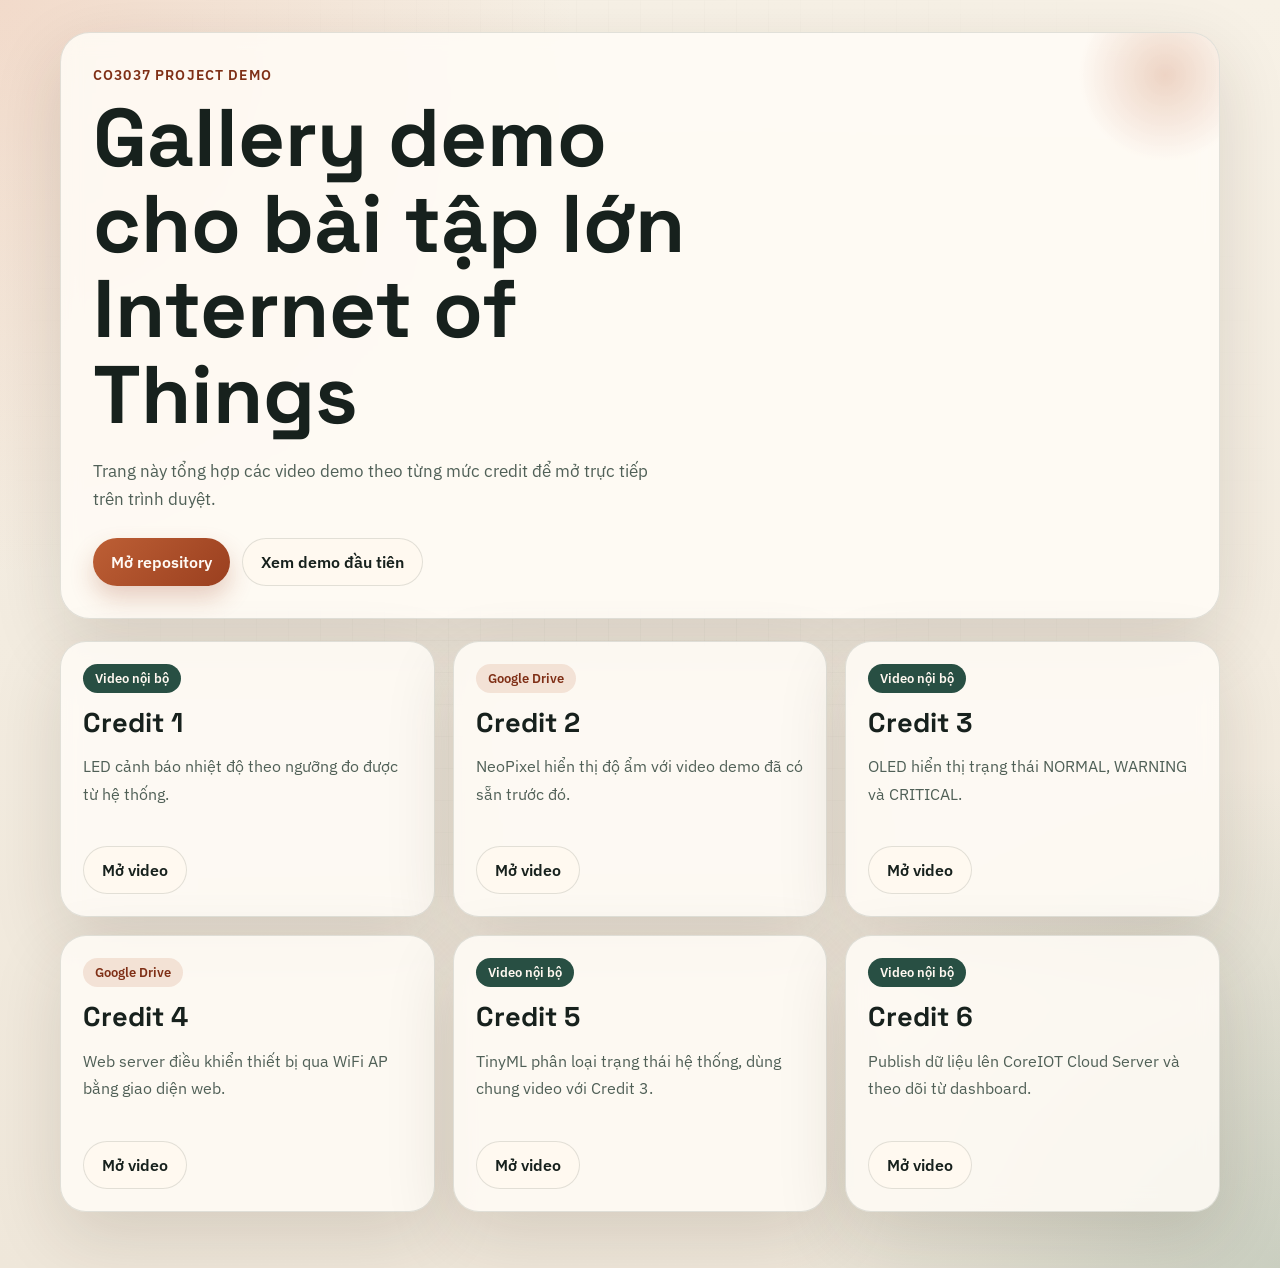
<file: docs/index.html>
<!doctype html>
<html lang="vi">
  <head>
    <meta charset="utf-8" />
    <meta name="viewport" content="width=device-width, initial-scale=1" />
    <title>CO3037 Demo Gallery</title>
    <link rel="preconnect" href="https://fonts.googleapis.com" />
    <link rel="preconnect" href="https://fonts.gstatic.com" crossorigin />
    <link
      href="https://fonts.googleapis.com/css2?family=IBM+Plex+Sans:wght@400;500;600&family=Space+Grotesk:wght@500;700&display=swap"
      rel="stylesheet"
    />
    <link rel="stylesheet" href="./demo/styles.css" />
  </head>
  <body class="site-home">
    <div class="page-shell">
      <header class="hero-card">
        <p class="eyebrow">CO3037 Project Demo</p>
        <h1>Gallery demo cho bài tập lớn Internet of Things</h1>
        <p class="hero-copy">
          Trang này tổng hợp các video demo theo từng mức credit để mở trực tiếp trên trình duyệt.
        </p>
        <div class="hero-actions">
          <a class="primary-link" href="https://github.com/minh-le1710/CO3037-2">Mở repository</a>
          <a class="secondary-link" href="./demo/player.html?demo=credit-1">Xem demo đầu tiên</a>
        </div>
      </header>

      <main class="demo-grid">
        <article class="demo-card">
          <span class="card-tag">Video nội bộ</span>
          <h2>Credit 1</h2>
          <p>LED cảnh báo nhiệt độ theo ngưỡng đo được từ hệ thống.</p>
          <a class="card-link" href="./demo/player.html?demo=credit-1">Mở video</a>
        </article>

        <article class="demo-card">
          <span class="card-tag alt-tag">Google Drive</span>
          <h2>Credit 2</h2>
          <p>NeoPixel hiển thị độ ẩm với video demo đã có sẵn trước đó.</p>
          <a
            class="card-link"
            href="https://drive.google.com/file/d/1B-t9qxLoQJRY78yAKlBZCErz4qqi4OnW/view?usp=sharing"
            target="_blank"
            rel="noreferrer"
            >Mở video</a
          >
        </article>

        <article class="demo-card">
          <span class="card-tag">Video nội bộ</span>
          <h2>Credit 3</h2>
          <p>OLED hiển thị trạng thái NORMAL, WARNING và CRITICAL.</p>
          <a class="card-link" href="./demo/player.html?demo=credit-3">Mở video</a>
        </article>

        <article class="demo-card">
          <span class="card-tag alt-tag">Google Drive</span>
          <h2>Credit 4</h2>
          <p>Web server điều khiển thiết bị qua WiFi AP bằng giao diện web.</p>
          <a
            class="card-link"
            href="https://drive.google.com/file/d/1oz1xoKe3jvNTHkwhz_PBhLX0NDcf8n3q/view?usp=sharing"
            target="_blank"
            rel="noreferrer"
            >Mở video</a
          >
        </article>

        <article class="demo-card">
          <span class="card-tag">Video nội bộ</span>
          <h2>Credit 5</h2>
          <p>TinyML phân loại trạng thái hệ thống, dùng chung video với Credit 3.</p>
          <a class="card-link" href="./demo/player.html?demo=credit-5">Mở video</a>
        </article>

        <article class="demo-card">
          <span class="card-tag">Video nội bộ</span>
          <h2>Credit 6</h2>
          <p>Publish dữ liệu lên CoreIOT Cloud Server và theo dõi từ dashboard.</p>
          <a class="card-link" href="./demo/player.html?demo=credit-6">Mở video</a>
        </article>
      </main>
    </div>
  </body>
</html>
</file>
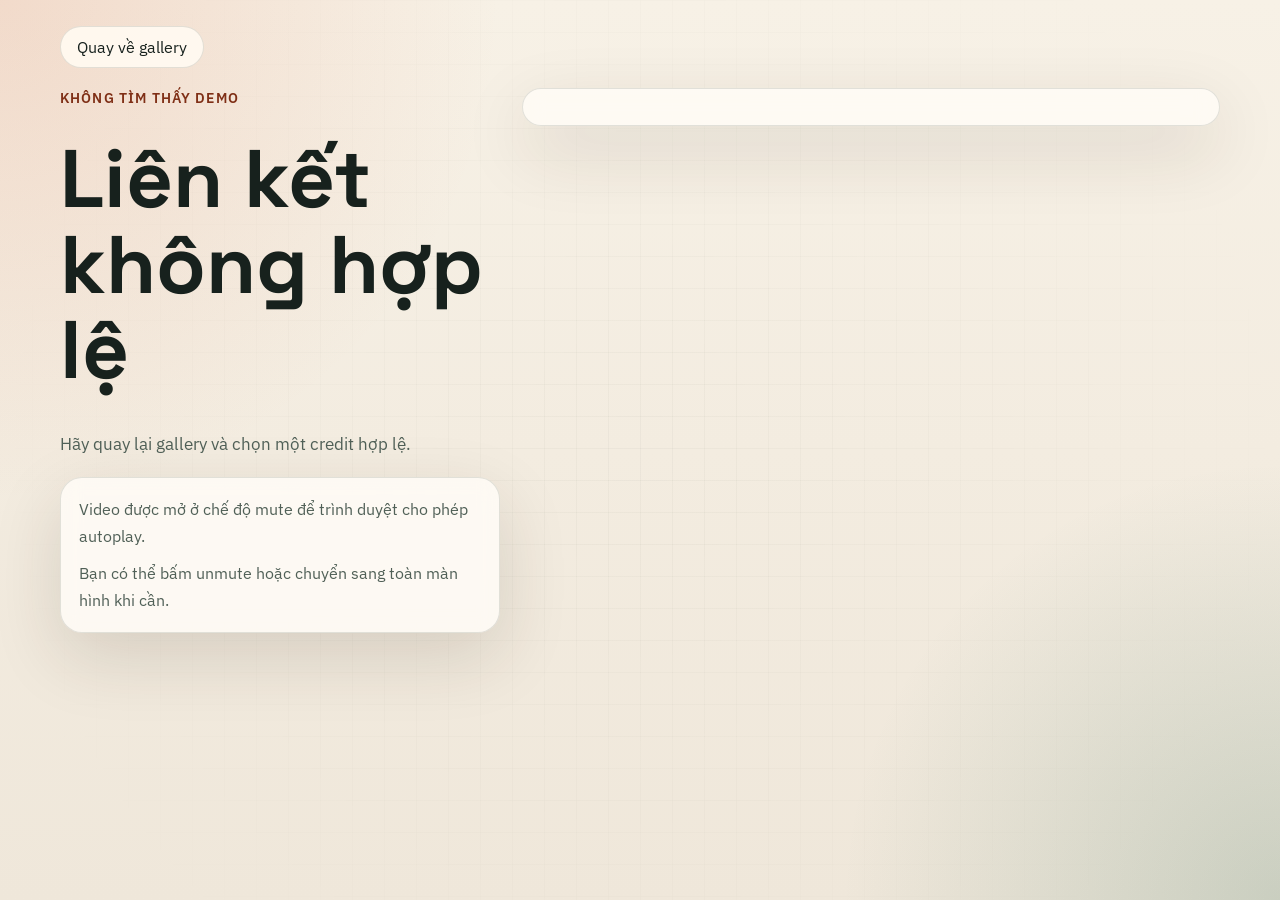
<file: docs/demo/player.html>
<!doctype html>
<html lang="vi">
  <head>
    <meta charset="utf-8" />
    <meta name="viewport" content="width=device-width, initial-scale=1" />
    <title>CO3037 Demo Player</title>
    <link rel="preconnect" href="https://fonts.googleapis.com" />
    <link rel="preconnect" href="https://fonts.gstatic.com" crossorigin />
    <link
      href="https://fonts.googleapis.com/css2?family=IBM+Plex+Sans:wght@400;500;600&family=Space+Grotesk:wght@500;700&display=swap"
      rel="stylesheet"
    />
    <link rel="stylesheet" href="./styles.css" />
  </head>
  <body class="player-page">
    <div class="page-shell">
      <a class="back-link" href="../index.html">Quay về gallery</a>

      <section class="player-layout">
        <div class="player-copy">
          <p class="eyebrow" id="demo-kind">CO3037 Demo</p>
          <h1 id="demo-title">Đang tải video...</h1>
          <p id="demo-description" class="hero-copy">
            Video demo sẽ được phát trực tiếp ngay trên trang này.
          </p>
          <div class="hint-box">
            <p>Video được mở ở chế độ mute để trình duyệt cho phép autoplay.</p>
            <p>Bạn có thể bấm unmute hoặc chuyển sang toàn màn hình khi cần.</p>
          </div>
        </div>

        <div class="player-card">
          <video id="demo-video" controls autoplay muted playsinline preload="metadata">
            Trình duyệt của bạn không hỗ trợ phát video HTML5.
          </video>
        </div>
      </section>
    </div>

    <script src="./player.js"></script>
  </body>
</html>
</file>
<file: docs/demo/styles.css>
:root {
  --bg: #f2ede3;
  --paper: rgba(255, 252, 246, 0.86);
  --paper-strong: rgba(255, 249, 240, 0.96);
  --ink: #17211d;
  --muted: #506057;
  --accent: #b9572f;
  --accent-deep: #7f2f16;
  --line: rgba(23, 33, 29, 0.12);
  --shadow: 0 24px 70px rgba(50, 36, 20, 0.14);
}

* {
  box-sizing: border-box;
}

html {
  scroll-behavior: smooth;
}

body {
  margin: 0;
  min-height: 100vh;
  color: var(--ink);
  font-family: "IBM Plex Sans", sans-serif;
  background:
    radial-gradient(circle at top left, rgba(218, 116, 78, 0.18), transparent 32%),
    radial-gradient(circle at bottom right, rgba(33, 94, 73, 0.18), transparent 28%),
    linear-gradient(180deg, #f7f1e6 0%, #efe7da 100%);
}

body::before {
  content: "";
  position: fixed;
  inset: 0;
  pointer-events: none;
  background-image:
    linear-gradient(rgba(23, 33, 29, 0.03) 1px, transparent 1px),
    linear-gradient(90deg, rgba(23, 33, 29, 0.03) 1px, transparent 1px);
  background-size: 32px 32px;
  mask-image: radial-gradient(circle at center, black, transparent 85%);
}

.page-shell {
  width: min(1160px, calc(100% - 32px));
  margin: 0 auto;
  padding: 32px 0 56px;
  position: relative;
}

.hero-card,
.player-card,
.hint-box,
.demo-card {
  backdrop-filter: blur(10px);
  background: var(--paper);
  border: 1px solid var(--line);
  box-shadow: var(--shadow);
}

.hero-card {
  padding: 32px;
  border-radius: 30px;
  overflow: hidden;
  position: relative;
}

.hero-card::after {
  content: "";
  position: absolute;
  width: 180px;
  height: 180px;
  top: -48px;
  right: -36px;
  border-radius: 50%;
  background: radial-gradient(circle, rgba(185, 87, 47, 0.24), transparent 68%);
}

.eyebrow {
  margin: 0 0 12px;
  color: var(--accent-deep);
  font-size: 0.9rem;
  font-weight: 600;
  letter-spacing: 0.08em;
  text-transform: uppercase;
}

h1,
h2 {
  margin: 0;
  font-family: "Space Grotesk", sans-serif;
  line-height: 1.05;
}

h1 {
  max-width: 12ch;
  font-size: clamp(2.4rem, 7vw, 5.1rem);
}

h2 {
  font-size: 1.7rem;
}

.hero-copy,
.demo-card p,
.hint-box p {
  color: var(--muted);
  line-height: 1.7;
}

.hero-copy {
  margin: 18px 0 0;
  max-width: 58ch;
  font-size: 1.05rem;
}

.hero-actions {
  display: flex;
  flex-wrap: wrap;
  gap: 12px;
  margin-top: 24px;
}

.primary-link,
.secondary-link,
.card-link,
.back-link {
  display: inline-flex;
  align-items: center;
  justify-content: center;
  gap: 8px;
  text-decoration: none;
  transition:
    transform 160ms ease,
    box-shadow 160ms ease,
    background-color 160ms ease;
}

.primary-link,
.secondary-link,
.card-link {
  min-height: 48px;
  padding: 0 18px;
  border-radius: 999px;
  font-weight: 600;
}

.primary-link {
  color: #fffaf5;
  background: linear-gradient(135deg, #bd5f35, #9a3f1f);
  box-shadow: 0 12px 24px rgba(154, 63, 31, 0.24);
}

.secondary-link,
.card-link,
.back-link {
  color: var(--ink);
  background: var(--paper-strong);
  border: 1px solid var(--line);
}

.primary-link:hover,
.secondary-link:hover,
.card-link:hover,
.back-link:hover {
  transform: translateY(-2px);
}

.demo-grid {
  display: grid;
  grid-template-columns: repeat(3, minmax(0, 1fr));
  gap: 18px;
  margin-top: 22px;
}

.demo-card {
  padding: 22px;
  border-radius: 26px;
  display: flex;
  flex-direction: column;
  gap: 16px;
}

.demo-card p {
  margin: 0;
  min-height: 4.8em;
}

.card-tag {
  align-self: flex-start;
  padding: 6px 12px;
  border-radius: 999px;
  color: #fff8f0;
  background: #284f43;
  font-size: 0.82rem;
  font-weight: 600;
}

.alt-tag {
  color: var(--accent-deep);
  background: rgba(185, 87, 47, 0.14);
}

.card-link {
  width: fit-content;
}

.player-page .page-shell {
  padding-top: 26px;
}

.back-link {
  min-height: 42px;
  width: fit-content;
  padding: 0 16px;
  border-radius: 999px;
  margin-bottom: 20px;
}

.player-layout {
  display: grid;
  grid-template-columns: minmax(260px, 0.85fr) minmax(0, 1.35fr);
  gap: 22px;
  align-items: start;
}

.player-copy {
  display: grid;
  gap: 18px;
}

.hint-box {
  padding: 18px;
  border-radius: 22px;
}

.hint-box p {
  margin: 0;
}

.hint-box p + p {
  margin-top: 10px;
}

.player-card {
  padding: 18px;
  border-radius: 30px;
}

video {
  width: 100%;
  display: block;
  border-radius: 18px;
  background: #050607;
  outline: none;
}

@media (max-width: 980px) {
  .demo-grid,
  .player-layout {
    grid-template-columns: 1fr 1fr;
  }

  .player-layout {
    gap: 18px;
  }
}

@media (max-width: 720px) {
  .page-shell {
    width: min(100% - 20px, 680px);
    padding: 18px 0 34px;
  }

  .hero-card,
  .demo-card,
  .player-card {
    border-radius: 22px;
  }

  .demo-grid,
  .player-layout {
    grid-template-columns: 1fr;
  }

  h1 {
    max-width: none;
    font-size: clamp(2rem, 13vw, 3.6rem);
  }

  .demo-card p {
    min-height: auto;
  }
}
</file>
